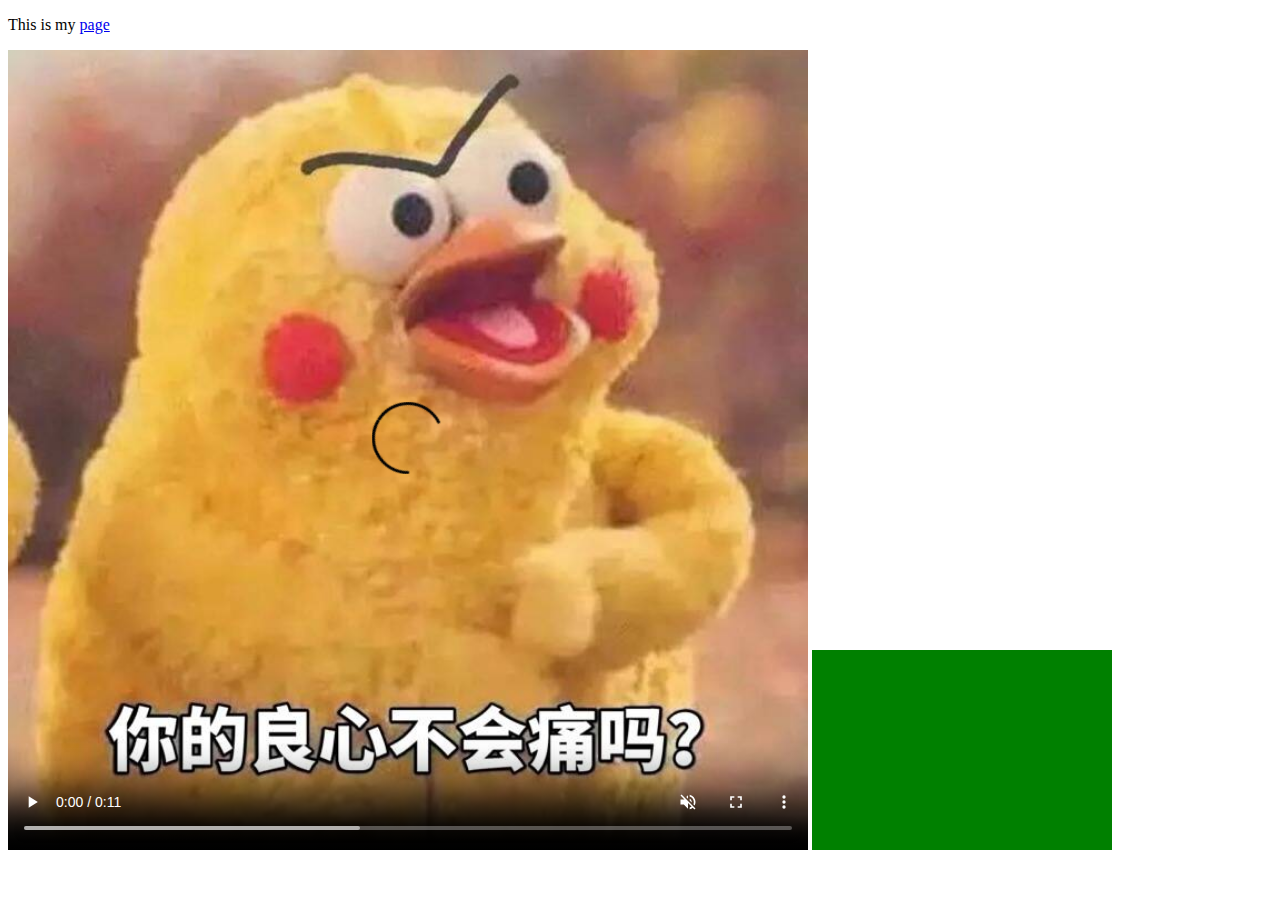
<file: intro-to-html/index.html>
<!DOCTYPE html>
<html lang="en-US">
  <head>
    <meta charset="utf-8">
    <title>My test page</title>
  </head>

  <body>
    <p>This is my <a href="https://lingberry98.github.io/lingberry.github.io/" title="Lingberry">page</a></p>
    
    <video  controls height="800" loop muted poster="良心.jpg">
      <source src="黄瓜炒蛋.mp4" type="video/mp4">
      <p>你的浏览器不支持，请点击<a href="黄瓜炒蛋.mp4">mp4</a>进行访问。</p>
      <track kind="subtitles" src="subtitles_ch.vtt" srclang="zh">    
    </video>

    <!-- <audio controls>
      <source src="sound.m4a" type="audio/m4a">
      <p>你的浏览器不支持，请点击<a href="sound.mp4">sound</a>进行访问。</p>
    </audio> -->

    <!-- <iframe src="//player.bilibili.com/player.html?aid=669643093&bvid=BV1sa4y1j7Yh&cid=238260064&page=1" 
    scrolling="no" border="0" frameborder="no" framespacing="0" allowfullscreen="true"> </iframe> -->

    <svg width="300" height="200">
      <rect width="100%" height="100%" fill="green" />
    </svg>

  </body>

</html>
</file>
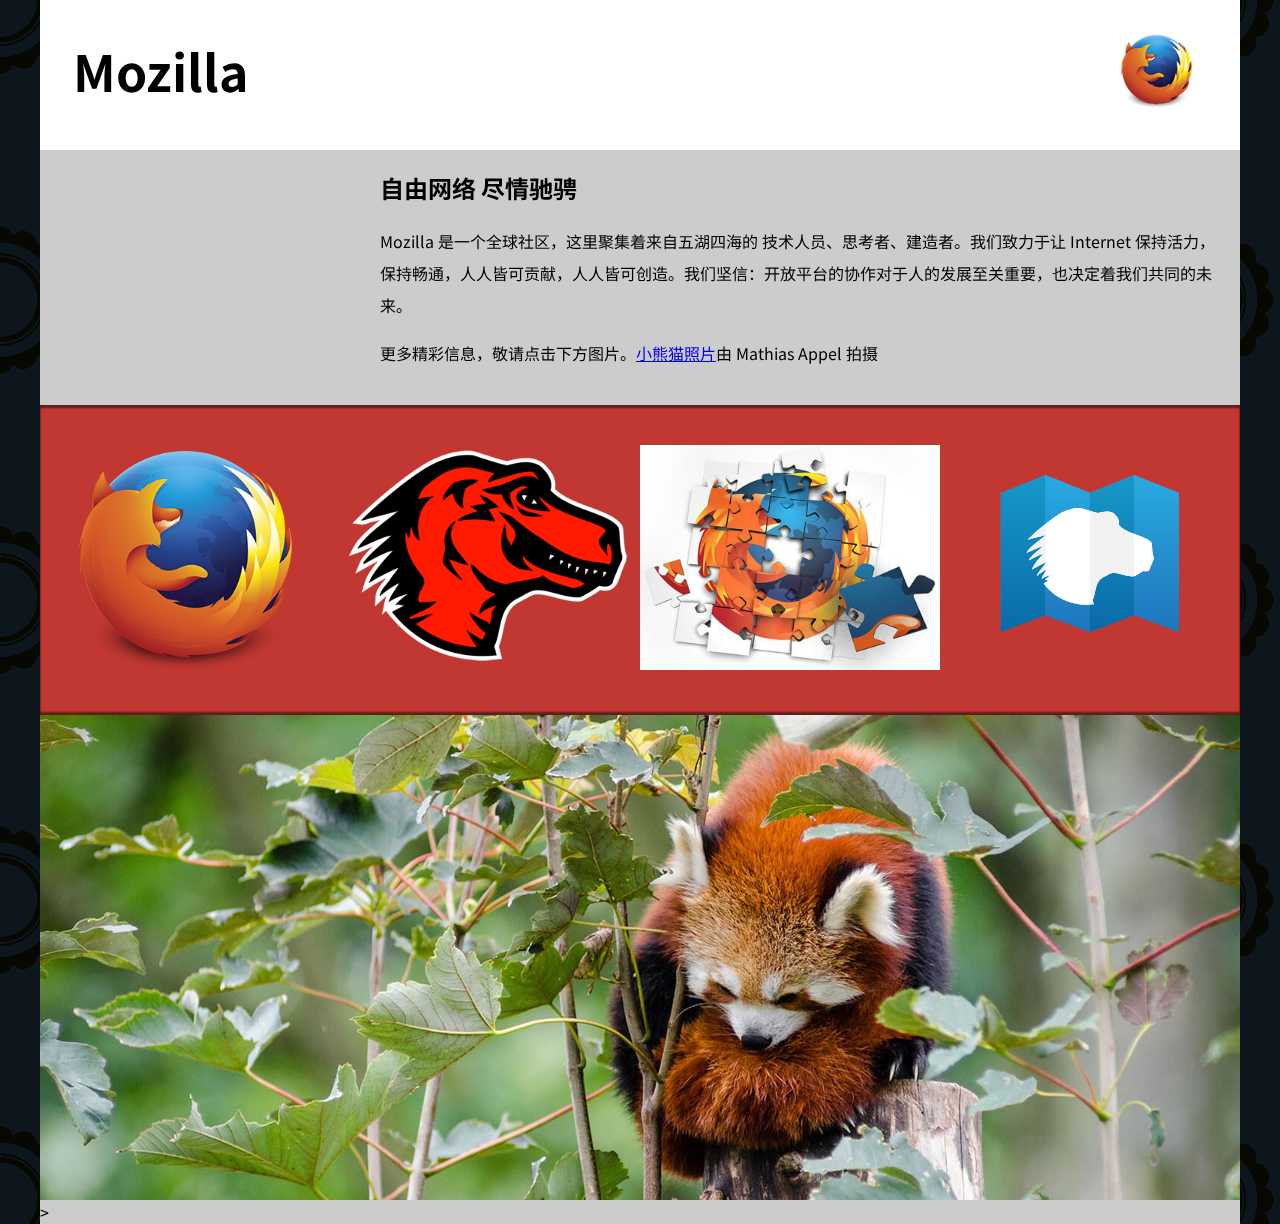
<file: multimedia-and-embedding/index.html>
<!DOCTYPE html>
<html>
  <head>
    <meta charset="utf-8">
    <meta name="viewport" content="width=device-width">
    <title>Mozilla 宣传主页</title>
    <link href="https://fonts.googleapis.com/css?family=Noto+Sans+SC:400,700" rel="stylesheet">
    <link href="style.css" rel="stylesheet">
  </head>
  <body>
    <header>
      <h1>Mozilla</h1>
      <img src="pictures/firefox_logo-only_RGB120.png">

    </header>

    <main>
      <article>
        <iframe src="//player.bilibili.com/player.html?aid=3303261&bvid=BV1rs411d7hC&cid=5221343&page=2" scrolling="no" border="0" frameborder="no" framespacing="0" allowfullscreen="true"> </iframe>

        <h2>自由网络 尽情驰骋</h2>

        <p>Mozilla 是一个全球社区，这里聚集着来自五湖四海的 技术人员、思考者、建造者。我们致力于让 Internet 保持活力，保持畅通，人人皆可贡献，人人皆可创造。我们坚信：开放平台的协作对于人的发展至关重要，也决定着我们共同的未来。</p>

        <p>更多精彩信息，敬请点击下方图片。<a href="https://www.flickr.com/photos/mathiasappel/21675551065/">小熊猫照片</a>由 Mathias Appel 拍摄</p>
      </article>

      <div class="further-info">
        <!-- 插入包含 srcsets 和 sizes 属性的图像 -->
        <a href="https://www.mozilla.org/zh-CN/firefox/new/">
          <img srcset="pictures/firefox_logo-only_RGB120.png 120w,
          pictures/firefox_logo-only_RGB400.png 400w"
          size="(max-width: 480px) 160px, 
          (min-width: 481px) 440px"
          src="pictures/firefox_logo-only_RGB120.png"
          alt="firefox logo">
        </a>
        <a href="https://www.mozilla.org/">
          <img srcset="pictures/mozilla-dinosaur-head120.png 120w,
          pictures/mozilla-dinosaur-head400.png 400w"
          size="(max-width: 480px) 160px,
          (min-width: 481px) 440px"
          src="pictures/mozilla-dinosaur-head120.png"
          alt="mozilla dinosaur">
        </a>
        <a href="https://addons.mozilla.org/">
          <img srcset="pictures/firefox-addons120.jpg 120w,
          pictures/firefox-addons400.jpg 400w"
          size="(max-width: 480px) 160px,
          (min-width: 481px) 440px"
          src="pictures/firefox-addons120.jpg"
          alt="firefox addons">
        </a>
        <a href="https://developer.mozilla.org/zh-CN/">
          <img src="images/mdn.svg" alt="MDN" width="400px" />
        </a>
        <div class="clearfix"></div>
      </div>

      <div class="red-panda">
        <picture>
          <source media="(max-width: 600px)" srcset="pictures/red-panda-figure.jpg">
          <source media="(min-width: 601px)" srcset="pictures/red-panda-scene.jpg">
          <img src="pictures/red-panda (1).jpg" alt="A red panda">
        </picture>>
      </div>

    </main>
  </body>
</html>
</file>
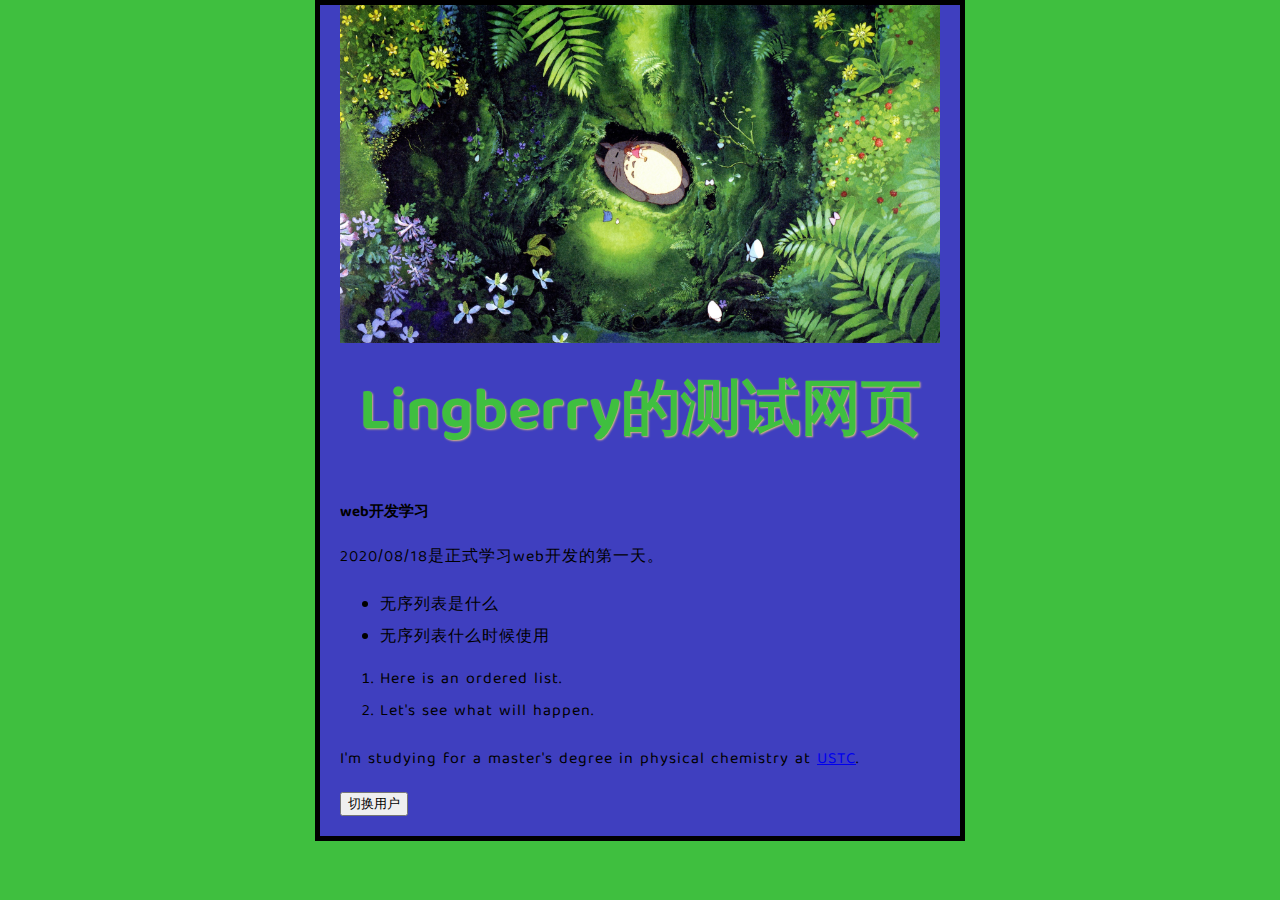
<file: test-site/index.html>
<!DOCTYPE html>
<html>
    <head>
        <meta charset="utf-8">
        <title>我的测试页面</title>
        <link href="styles/style.css" rel="stylesheet">
        <link href="https://fonts.googleapis.com/css2?family=Baloo+Tamma+2:wght@500&display=swap" rel="stylesheet">
    </head>
    <body>
        <img src="images/totoro.jpg" alt="totoro" width="600">
        <h1>Lingberry的测试网页</h1>
        <h2>web开发学习</h2>

        <p>2020/08/18是正式学习web开发的第一天。</p>

        <ul>
            <li>无序列表是什么</li>
            <li>无序列表什么时候使用</li>
        </ul>

        <ol>
            <li>Here is an ordered list.</li>
            <li>Let's see what will happen.</li>
        </ol>

        <p>I'm studying for a master's degree in physical chemistry at <a href="https://www.ustc.edu.cn/">USTC</a>.</p>
        
        <button>切换用户</button>

        <script src="scripts/main.js" defer></script>
    </body>
</html>
</file>
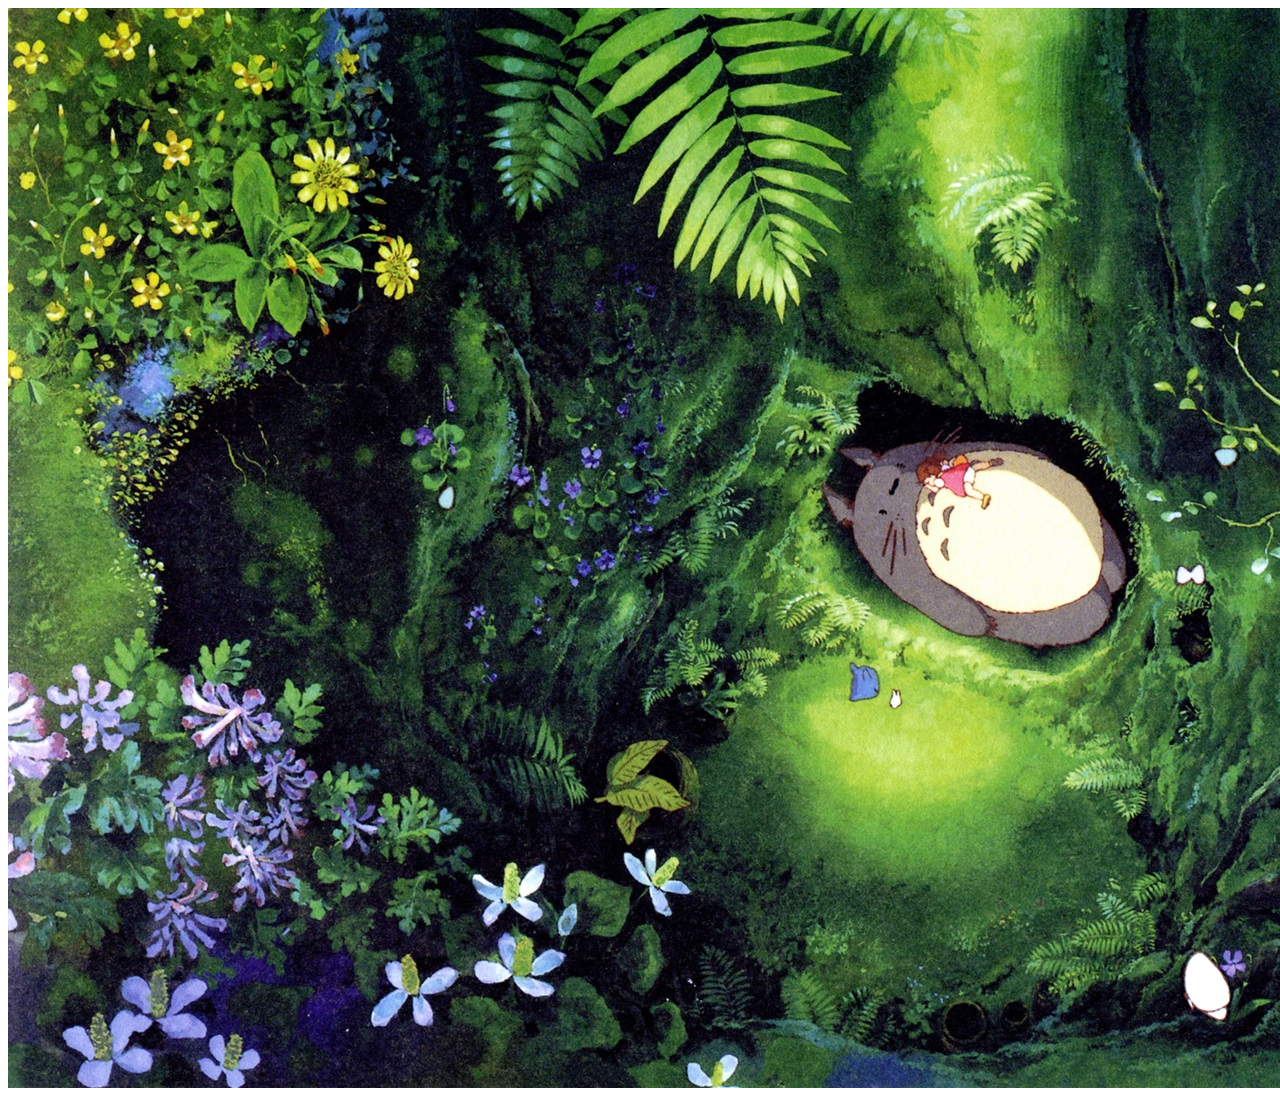
<file: intro-to-html/responsive.html>
<!DOCTYPE html>
<html>
    <head>
        <meta charset="utf-8">
        <title>Responsive html</title>
    </head>

    <body>
        <picture>
            <source media="(max-width: 799px)" srcset="totoro_small.jpg">
            <source media="(min-width: 800px)" srcset="totoro.jpg">
            <img src="totoro.jpg" alt="TOTORO">
        </picture>
    </body>
</html>
</file>
<file: multimedia-and-embedding/style.css>
/* header、body 设置 */
html {
  font-family: 'Noto Sans SC', sans-serif;
  background: url(images/pattern.png);
}
body {
  width: 100%;
  max-width: 1200px;
  margin: 0 auto;
  background-color: white;
  position: relative;
}

/* 标题样式 */
header {
  height: 150px;
}
header img {
  width: 100px;
  position: absolute;
  right: 32.5px;
  top: 32.5px;
}
h1 {
  font-size: 50px;
  line-height: 140px;
  margin: 0 0 0 32.5px;
}

/* 主体区段和视频样式 */
main {
  background: #ccc;
}
article {
  padding: 20px;
}
h2 {
  margin-top: 0;
}
p {
  line-height: 2;
}
iframe {
  float: left;
  margin: 0 20px 20px 0;

  max-width: 100%;
}

/* 更多信息链接 */
.further-info {
  clear: left;
  padding: 40px 0;
  background: #c13832;
  box-shadow: inset 0 3px 2px rgba(0,0,0,0.5),
              inset 0 -3px 2px rgba(0,0,0,0.5);
}
.further-info a {
  width: 25%;
  display: block;
  float: left;
}
.further-info img {
  max-width: 100%;
}
.clearfix {
  clear: both;
}

/* 小熊猫图片 */
.red-panda img {
  display: block;
  max-width: 100%;
}
</file>
<file: test-site/styles/style.css>
html{
    /* px 表示 “像素（pixels）”: 基础字号为 10 像素 */
    font-size: 10px;
    /* Google fonts 输出的 CSS */
    font-family: 'Baloo Tamma 2', cursive;
    background-color: #3FBF3F;
}

body{
    width: 600px;
    /* auto表示水平方向左右对称*/
    margin: 0 auto;
    background-color: #3F3FBF;
    padding: 0 20px 20px 20px;
    border: 5px solid black;
}

img{
    display: block;
    margin:0 auto;
}

h1 {
    font-size: 60px;
    text-align: center;

    margin: 0;
    padding: 20px 0;
    color:#3FBF3F;
    text-shadow: 1px 1px 2px burlywood;
}

p, li {
    font-size: 16px;
    /* line-height 后而可以跟不同的参数，如果是数字，就是当前字体大小乘上数字 */    /* line-height 后而可以跟不同的参数，如果是数字，就是当前字体大小乘上数字 */    
    line-height: 2;
    letter-spacing: 1px;
}
</file>
